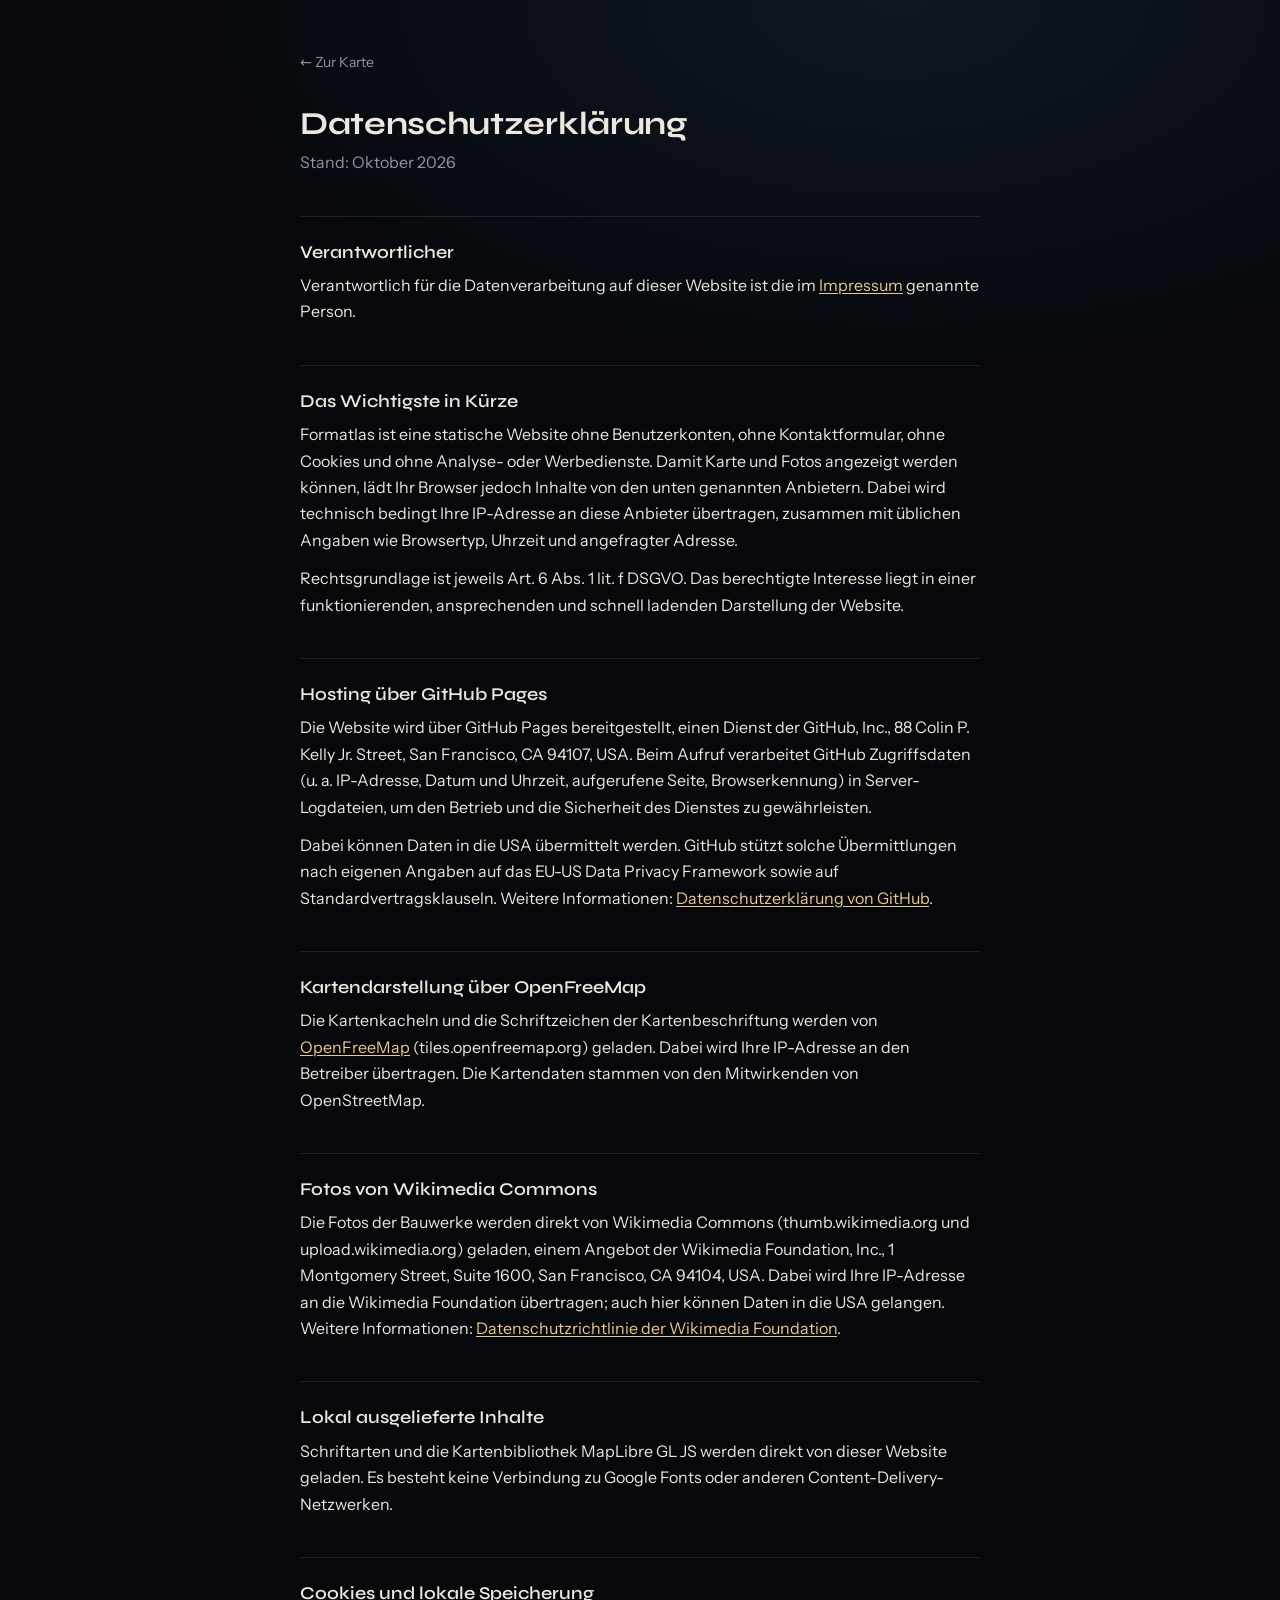
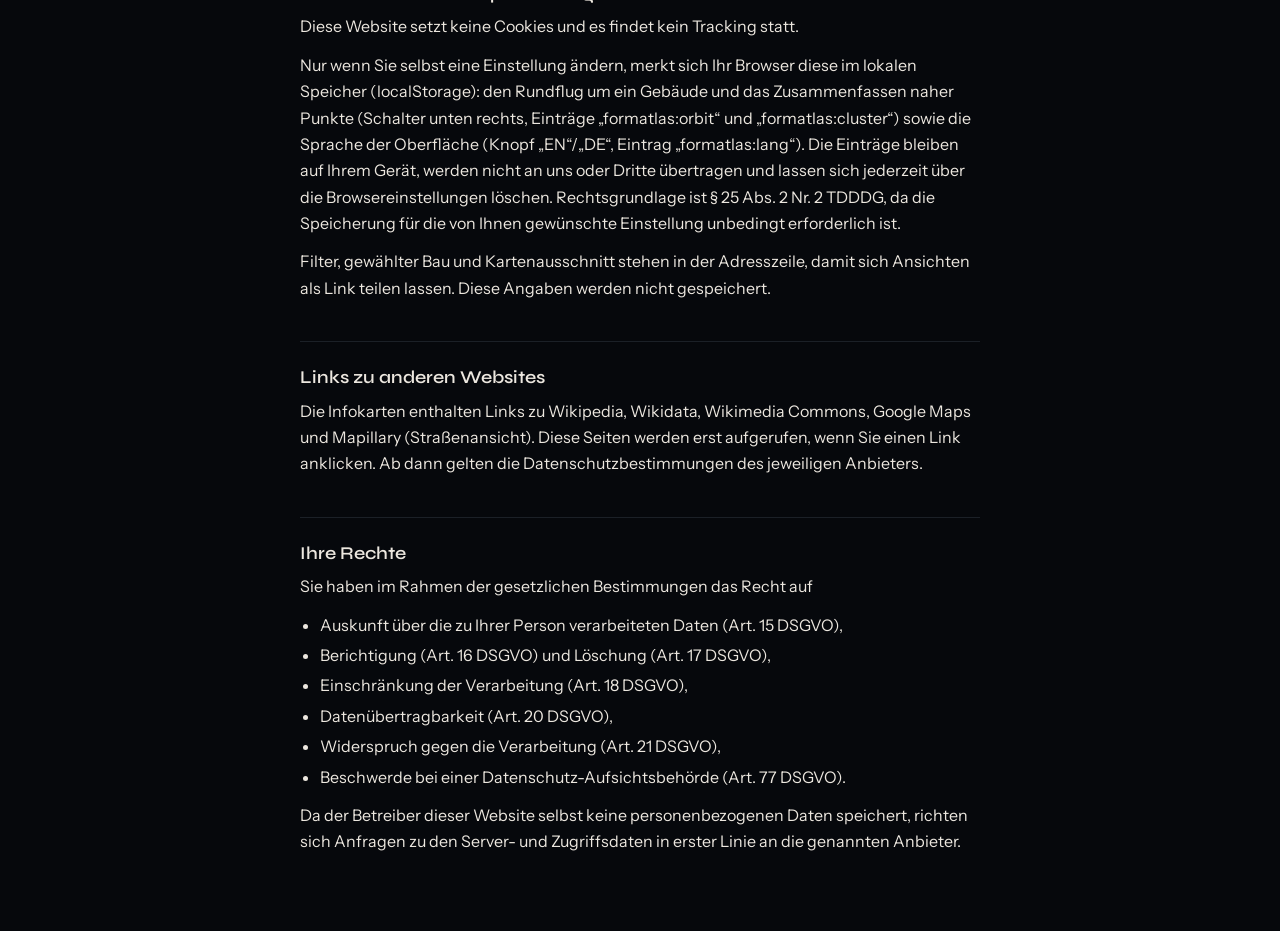
<file: datenschutz.html>
<!doctype html>
<html lang="de">
<head>
  <meta charset="utf-8">
  <meta name="viewport" content="width=device-width, initial-scale=1">
  <title>Datenschutz · Formatlas</title>
  <meta name="robots" content="noindex">
  <meta name="theme-color" content="#06080c">
  <link rel="icon" href="data:image/svg+xml,%3Csvg xmlns='http://www.w3.org/2000/svg' viewBox='0 0 32 32'%3E%3Crect width='32' height='32' rx='8' fill='%230d1119'/%3E%3Ccircle cx='16' cy='16' r='9' fill='%23e9c891' opacity='.25'/%3E%3Ccircle cx='16' cy='16' r='4.5' fill='%23e9c891'/%3E%3C/svg%3E">
  <link rel="stylesheet" href="assets/legal.css">
</head>
<body>
  <main>
    <a class="back" href="./">← Zur Karte</a>
    <h1>Datenschutzerklärung</h1>
    <p class="lead">Stand: Oktober 2026</p>

    <h2>Verantwortlicher</h2>
    <p>Verantwortlich für die Datenverarbeitung auf dieser Website ist die im <a href="impressum.html">Impressum</a> genannte Person.</p>

    <h2>Das Wichtigste in Kürze</h2>
    <p>Formatlas ist eine statische Website ohne Benutzerkonten, ohne Kontaktformular, ohne Cookies und ohne Analyse- oder Werbedienste. Damit Karte und Fotos angezeigt werden können, lädt Ihr Browser jedoch Inhalte von den unten genannten Anbietern. Dabei wird technisch bedingt Ihre IP-Adresse an diese Anbieter übertragen, zusammen mit üblichen Angaben wie Browsertyp, Uhrzeit und angefragter Adresse.</p>
    <p>Rechtsgrundlage ist jeweils Art. 6 Abs. 1 lit. f DSGVO. Das berechtigte Interesse liegt in einer funktionierenden, ansprechenden und schnell ladenden Darstellung der Website.</p>

    <h2>Hosting über GitHub Pages</h2>
    <p>Die Website wird über GitHub Pages bereitgestellt, einen Dienst der GitHub, Inc., 88 Colin P. Kelly Jr. Street, San Francisco, CA 94107, USA. Beim Aufruf verarbeitet GitHub Zugriffsdaten (u. a. IP-Adresse, Datum und Uhrzeit, aufgerufene Seite, Browserkennung) in Server-Logdateien, um den Betrieb und die Sicherheit des Dienstes zu gewährleisten.</p>
    <p>Dabei können Daten in die USA übermittelt werden. GitHub stützt solche Übermittlungen nach eigenen Angaben auf das EU-US Data Privacy Framework sowie auf Standardvertragsklauseln. Weitere Informationen: <a href="https://docs.github.com/de/site-policy/privacy-policies/github-general-privacy-statement" rel="noopener">Datenschutzerklärung von GitHub</a>.</p>

    <h2>Kartendarstellung über OpenFreeMap</h2>
    <p>Die Kartenkacheln und die Schriftzeichen der Kartenbeschriftung werden von <a href="https://openfreemap.org" rel="noopener">OpenFreeMap</a> (tiles.openfreemap.org) geladen. Dabei wird Ihre IP-Adresse an den Betreiber übertragen. Die Kartendaten stammen von den Mitwirkenden von OpenStreetMap.</p>

    <h2>Fotos von Wikimedia Commons</h2>
    <p>Die Fotos der Bauwerke werden direkt von Wikimedia Commons (thumb.wikimedia.org und upload.wikimedia.org) geladen, einem Angebot der Wikimedia Foundation, Inc., 1 Montgomery Street, Suite 1600, San Francisco, CA 94104, USA. Dabei wird Ihre IP-Adresse an die Wikimedia Foundation übertragen; auch hier können Daten in die USA gelangen. Weitere Informationen: <a href="https://foundation.wikimedia.org/wiki/Policy:Privacy_policy" rel="noopener">Datenschutzrichtlinie der Wikimedia Foundation</a>.</p>

    <h2>Lokal ausgelieferte Inhalte</h2>
    <p>Schriftarten und die Kartenbibliothek MapLibre GL JS werden direkt von dieser Website geladen. Es besteht keine Verbindung zu Google Fonts oder anderen Content-Delivery-Netzwerken.</p>

    <h2>Cookies und lokale Speicherung</h2>
    <p>Diese Website setzt keine Cookies und es findet kein Tracking statt.</p>
    <p>Nur wenn Sie selbst eine Einstellung ändern, merkt sich Ihr Browser diese im lokalen Speicher (localStorage): den Rundflug um ein Gebäude und das Zusammenfassen naher Punkte (Schalter unten rechts, Einträge „formatlas:orbit“ und „formatlas:cluster“) sowie die Sprache der Oberfläche (Knopf „EN“/„DE“, Eintrag „formatlas:lang“). Die Einträge bleiben auf Ihrem Gerät, werden nicht an uns oder Dritte übertragen und lassen sich jederzeit über die Browsereinstellungen löschen. Rechtsgrundlage ist § 25 Abs. 2 Nr. 2 TDDDG, da die Speicherung für die von Ihnen gewünschte Einstellung unbedingt erforderlich ist.</p>
    <p>Filter, gewählter Bau und Kartenausschnitt stehen in der Adresszeile, damit sich Ansichten als Link teilen lassen. Diese Angaben werden nicht gespeichert.</p>

    <h2>Links zu anderen Websites</h2>
    <p>Die Infokarten enthalten Links zu Wikipedia, Wikidata, Wikimedia Commons, Google Maps und Mapillary (Straßenansicht). Diese Seiten werden erst aufgerufen, wenn Sie einen Link anklicken. Ab dann gelten die Datenschutzbestimmungen des jeweiligen Anbieters.</p>

    <h2>Ihre Rechte</h2>
    <p>Sie haben im Rahmen der gesetzlichen Bestimmungen das Recht auf</p>
    <ul>
      <li>Auskunft über die zu Ihrer Person verarbeiteten Daten (Art. 15 DSGVO),</li>
      <li>Berichtigung (Art. 16 DSGVO) und Löschung (Art. 17 DSGVO),</li>
      <li>Einschränkung der Verarbeitung (Art. 18 DSGVO),</li>
      <li>Datenübertragbarkeit (Art. 20 DSGVO),</li>
      <li>Widerspruch gegen die Verarbeitung (Art. 21 DSGVO),</li>
      <li>Beschwerde bei einer Datenschutz-Aufsichtsbehörde (Art. 77 DSGVO).</li>
    </ul>
    <p>Da der Betreiber dieser Website selbst keine personenbezogenen Daten speichert, richten sich Anfragen zu den Server- und Zugriffsdaten in erster Linie an die genannten Anbieter.</p>
  </main>
</body>
</html>
</file>
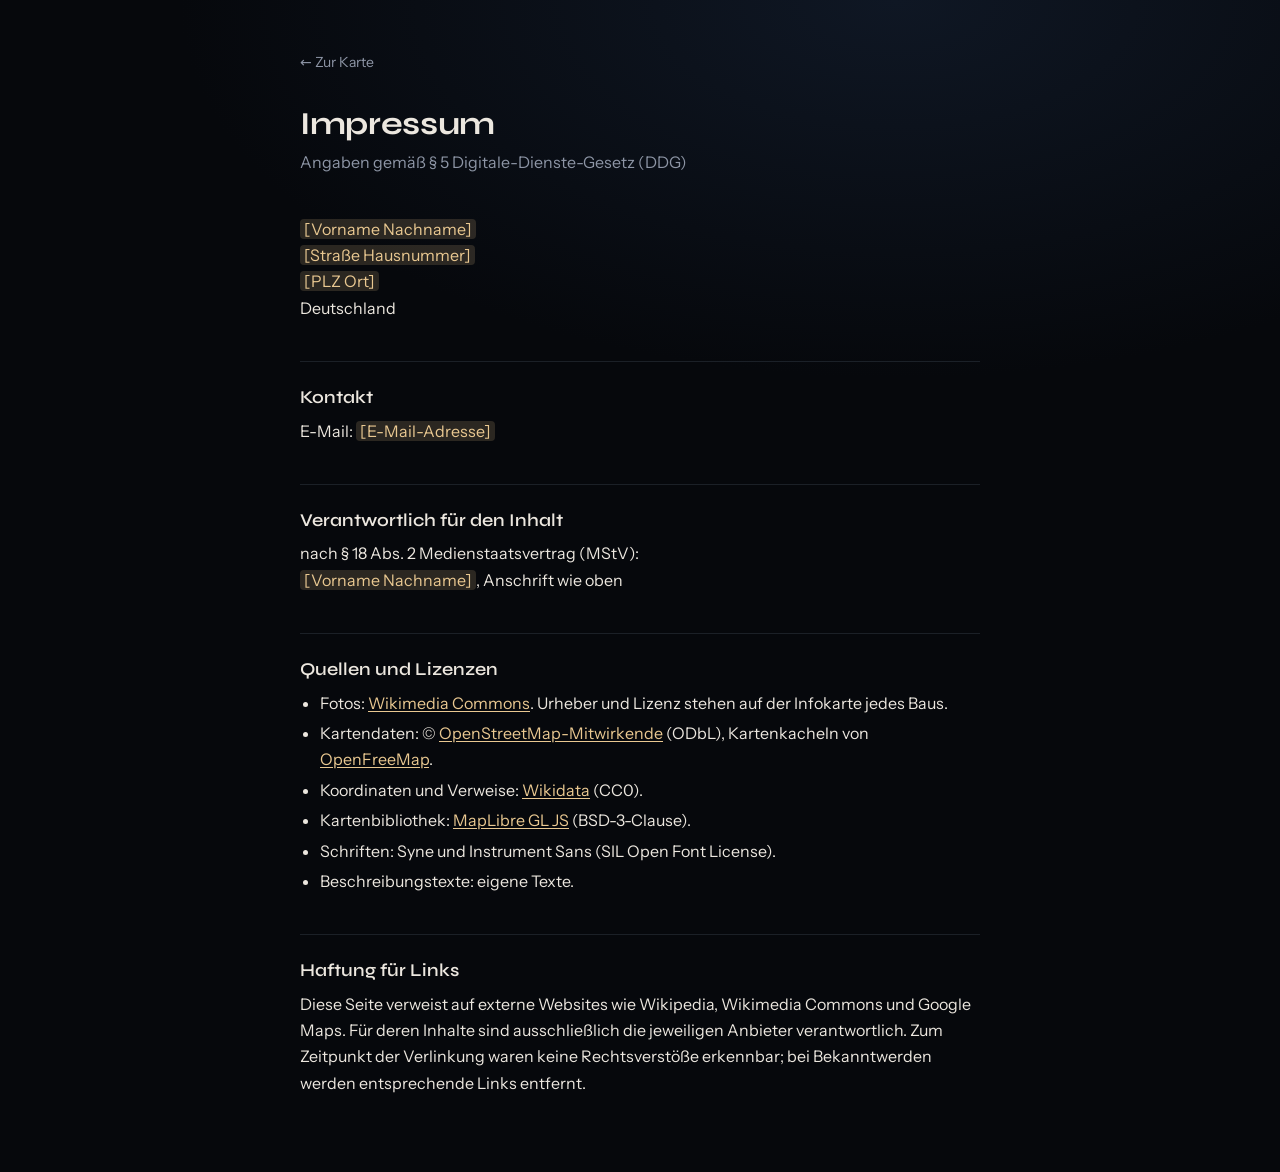
<file: impressum.html>
<!doctype html>
<html lang="de">
<head>
  <meta charset="utf-8">
  <meta name="viewport" content="width=device-width, initial-scale=1">
  <title>Impressum · Formatlas</title>
  <meta name="robots" content="noindex">
  <meta name="theme-color" content="#06080c">
  <link rel="icon" href="data:image/svg+xml,%3Csvg xmlns='http://www.w3.org/2000/svg' viewBox='0 0 32 32'%3E%3Crect width='32' height='32' rx='8' fill='%230d1119'/%3E%3Ccircle cx='16' cy='16' r='9' fill='%23e9c891' opacity='.25'/%3E%3Ccircle cx='16' cy='16' r='4.5' fill='%23e9c891'/%3E%3C/svg%3E">
  <link rel="stylesheet" href="assets/legal.css">
</head>
<body>
  <main>
    <a class="back" href="./">← Zur Karte</a>
    <h1>Impressum</h1>
    <p class="lead">Angaben gemäß § 5 Digitale-Dienste-Gesetz (DDG)</p>

    <!-- VORLAGE: Die markierten Platzhalter vor dem Livegang durch eigene Angaben ersetzen. -->
    <address>
      <span class="fill">[Vorname Nachname]</span><br>
      <span class="fill">[Straße Hausnummer]</span><br>
      <span class="fill">[PLZ Ort]</span><br>
      Deutschland
    </address>

    <h2>Kontakt</h2>
    <p>E-Mail: <span class="fill">[E-Mail-Adresse]</span></p>

    <h2>Verantwortlich für den Inhalt</h2>
    <p>nach § 18 Abs. 2 Medienstaatsvertrag (MStV):<br>
      <span class="fill">[Vorname Nachname]</span>, Anschrift wie oben</p>

    <h2>Quellen und Lizenzen</h2>
    <ul>
      <li>Fotos: <a href="https://commons.wikimedia.org" rel="noopener">Wikimedia Commons</a>. Urheber und Lizenz stehen auf der Infokarte jedes Baus.</li>
      <li>Kartendaten: © <a href="https://www.openstreetmap.org/copyright" rel="noopener">OpenStreetMap-Mitwirkende</a> (ODbL), Kartenkacheln von <a href="https://openfreemap.org" rel="noopener">OpenFreeMap</a>.</li>
      <li>Koordinaten und Verweise: <a href="https://www.wikidata.org" rel="noopener">Wikidata</a> (CC0).</li>
      <li>Kartenbibliothek: <a href="https://maplibre.org" rel="noopener">MapLibre GL JS</a> (BSD-3-Clause).</li>
      <li>Schriften: Syne und Instrument Sans (SIL Open Font License).</li>
      <li>Beschreibungstexte: eigene Texte.</li>
    </ul>

    <h2>Haftung für Links</h2>
    <p>Diese Seite verweist auf externe Websites wie Wikipedia, Wikimedia Commons und Google Maps. Für deren Inhalte sind ausschließlich die jeweiligen Anbieter verantwortlich. Zum Zeitpunkt der Verlinkung waren keine Rechtsverstöße erkennbar; bei Bekanntwerden werden entsprechende Links entfernt.</p>
  </main>
</body>
</html>
</file>
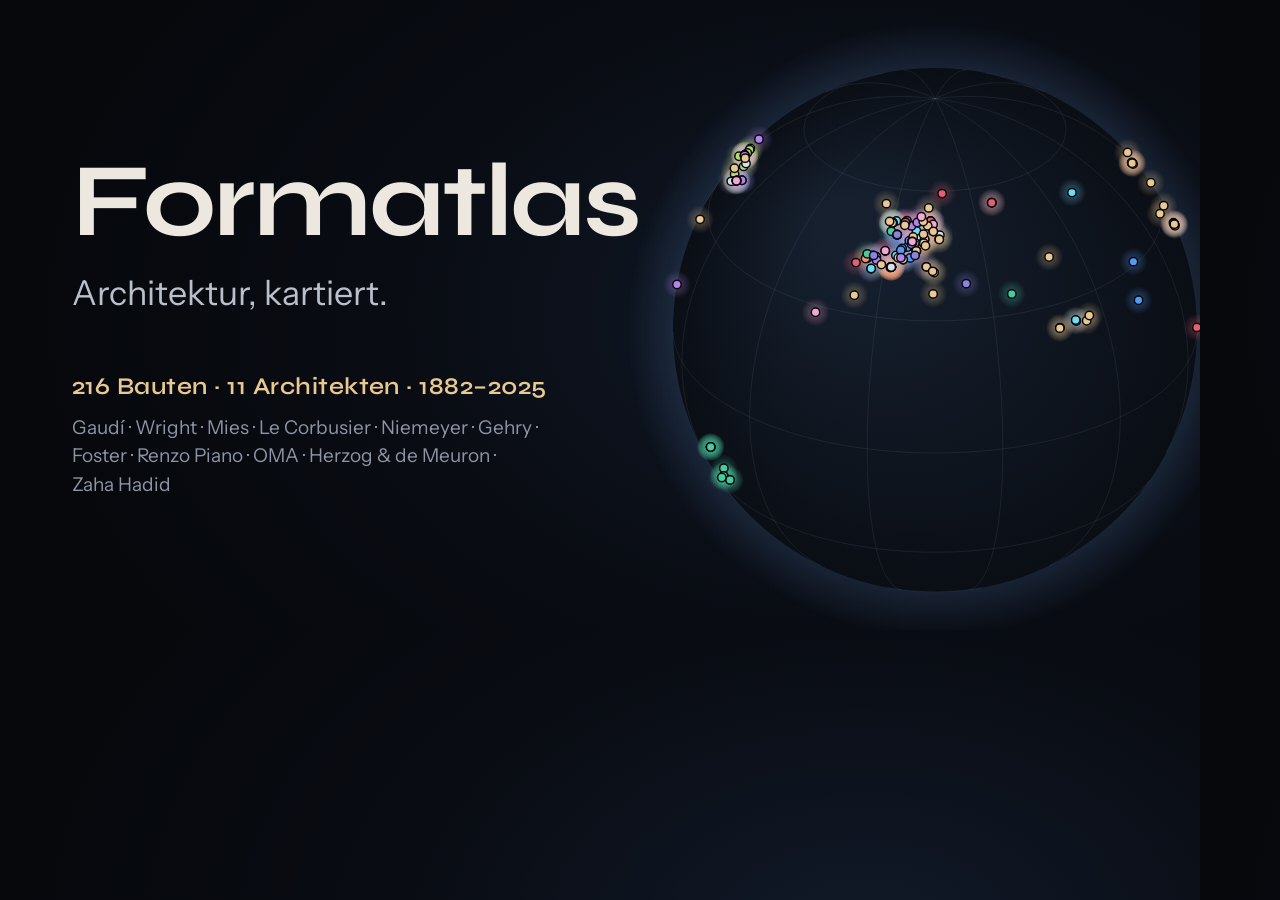
<file: tools/og-image.html>
<!doctype html>
<!--
  Vorlage für das Vorschaubild beim Teilen (assets/og-image.png, 1200 × 630).
  Zeichnet alle Bauten aus data/buildings.js als Punkte auf einen Globus.
  Neu erzeugen, z. B. mit Microsoft Edge:
  msedge --headless --hide-scrollbars --window-size=1200,630 --virtual-time-budget=4000 ^
         --screenshot=assets\og-image.png tools\og-image.html
-->
<html lang="de">
<head>
<meta charset="utf-8">
<style>
  @font-face { font-family: 'Syne'; font-weight: 500 700; src: url('../assets/fonts/syne-latin.woff2') format('woff2'); }
  @font-face { font-family: 'Instrument Sans'; font-weight: 400 600; src: url('../assets/fonts/instrument-sans-latin.woff2') format('woff2'); }
  html, body { margin: 0; width: 1200px; height: 630px; overflow: hidden; }
  body {
    position: relative;
    background: radial-gradient(70% 90% at 72% 50%, #111a29 0%, #090c13 55%, #06080c 100%);
    color: #ece7df;
    font-family: 'Instrument Sans', sans-serif;
  }
  canvas { position: absolute; top: 0; left: 0; }
  .text { position: absolute; left: 72px; top: 150px; width: 560px; }
  h1 { margin: 0; font: 700 104px/1 'Syne', sans-serif; letter-spacing: -0.02em; }
  .tag { margin: 18px 0 0; font-size: 34px; color: #b9bfcb; }
  .facts { margin: 56px 0 0; font: 600 24px/1.4 'Syne', sans-serif; color: #e9c891; letter-spacing: 0.02em; }
  .names { margin: 10px 0 0; font-size: 19px; line-height: 1.5; color: #8d95a5; max-width: 520px; }
</style>
</head>
<body>
<canvas id="c" width="1200" height="630"></canvas>
<div class="text">
  <h1>Formatlas</h1>
  <p class="tag">Architektur, kartiert.</p>
  <p class="facts" id="facts"></p>
  <p class="names" id="names"></p>
</div>
<script src="../data/buildings.js"></script>
<script>
  const { architects, buildings } = window.FORMATLAS_DATA;
  const color = Object.fromEntries(architects.map((a) => [a.id, a.color]));
  const years = buildings.map((b) => b.year);
  document.getElementById('facts').textContent =
    `${buildings.length} Bauten · ${architects.length} Architekten · ${Math.min(...years)}–${Math.max(...years)}`;
  // geschützte Leerzeichen: Umbruch nur nach dem Trennpunkt, nie innerhalb eines Namens
  document.getElementById('names').textContent = architects.map((a) => a.short.replace(/ /g, ' ')).join(' · ');

  // Orthografische Projektion, Zentrum über dem Mittelmeer
  const ctx = document.getElementById('c').getContext('2d');
  const cx = 935, cy = 330, R = 262, lon0 = 15 * Math.PI / 180, lat0 = 28 * Math.PI / 180;
  const project = (lon, lat) => {
    const l = lon * Math.PI / 180 - lon0, p = lat * Math.PI / 180;
    const cosc = Math.sin(lat0) * Math.sin(p) + Math.cos(lat0) * Math.cos(p) * Math.cos(l);
    if (cosc < 0) return null; // Rückseite
    return [cx + R * Math.cos(p) * Math.sin(l), cy - R * (Math.cos(lat0) * Math.sin(p) - Math.sin(lat0) * Math.cos(p) * Math.cos(l))];
  };

  // Atmosphäre und Kugel
  const halo = ctx.createRadialGradient(cx, cy, R * 0.9, cx, cy, R * 1.18);
  halo.addColorStop(0, 'rgba(110, 160, 230, 0.22)');
  halo.addColorStop(1, 'rgba(110, 160, 230, 0)');
  ctx.fillStyle = halo;
  ctx.beginPath(); ctx.arc(cx, cy, R * 1.18, 0, Math.PI * 2); ctx.fill();
  const sphere = ctx.createRadialGradient(cx - R * 0.35, cy - R * 0.4, R * 0.1, cx, cy, R);
  sphere.addColorStop(0, '#16202f');
  sphere.addColorStop(1, '#0a0e15');
  ctx.fillStyle = sphere;
  ctx.beginPath(); ctx.arc(cx, cy, R, 0, Math.PI * 2); ctx.fill();

  // Gradnetz
  ctx.strokeStyle = 'rgba(158, 176, 206, 0.10)';
  ctx.lineWidth = 1;
  const line = (pts) => {
    ctx.beginPath();
    let open = false;
    for (const p of pts) {
      if (!p) { open = false; continue; }
      if (open) ctx.lineTo(p[0], p[1]); else { ctx.moveTo(p[0], p[1]); open = true; }
    }
    ctx.stroke();
  };
  for (let lat = -60; lat <= 60; lat += 30) line(Array.from({ length: 181 }, (_, i) => project(-180 + i * 2, lat)));
  for (let lon = -180; lon < 180; lon += 30) line(Array.from({ length: 91 }, (_, i) => project(lon, -90 + i * 2)));

  // Bauten als leuchtende Punkte
  for (const b of buildings) {
    const p = project(b.lng, b.lat);
    if (!p) continue;
    const c = color[b.architect];
    const g = ctx.createRadialGradient(p[0], p[1], 0, p[0], p[1], 14);
    g.addColorStop(0, c + '66');
    g.addColorStop(1, c + '00');
    ctx.fillStyle = g;
    ctx.beginPath(); ctx.arc(p[0], p[1], 14, 0, Math.PI * 2); ctx.fill();
  }
  for (const b of buildings) {
    const p = project(b.lng, b.lat);
    if (!p) continue;
    ctx.fillStyle = color[b.architect];
    ctx.strokeStyle = '#06080c';
    ctx.lineWidth = 1.5;
    ctx.beginPath(); ctx.arc(p[0], p[1], 4.2, 0, Math.PI * 2); ctx.fill(); ctx.stroke();
  }
</script>
</body>
</html>
</file>
<file: assets/legal.css>
/* Textseiten (Impressum, Datenschutz): gleiche Farben und Schriften wie die Karte */
@font-face {
  font-family: 'Instrument Sans';
  font-weight: 400 600;
  font-display: swap;
  src: url('fonts/instrument-sans-latin.woff2') format('woff2');
  unicode-range: U+0000-00FF, U+0131, U+0152-0153, U+02BB-02BC, U+02C6, U+02DA, U+02DC, U+0304, U+0308, U+0329, U+2000-206F, U+20AC, U+2122, U+2191, U+2193, U+2212, U+2215, U+FEFF, U+FFFD;
}
@font-face {
  font-family: 'Instrument Sans';
  font-weight: 400 600;
  font-display: swap;
  src: url('fonts/instrument-sans-latin-ext.woff2') format('woff2');
  unicode-range: U+0100-02BA, U+02BD-02C5, U+02C7-02CC, U+02CE-02D7, U+02DD-02FF, U+1E00-1E9F, U+20A0-20AB, U+20AD-20C4, U+2C60-2C7F, U+A720-A7FF;
}
@font-face {
  font-family: 'Syne';
  font-weight: 500 700;
  font-display: swap;
  src: url('fonts/syne-latin.woff2') format('woff2');
  unicode-range: U+0000-00FF, U+0131, U+0152-0153, U+02BB-02BC, U+02C6, U+02DA, U+02DC, U+0304, U+0308, U+0329, U+2000-206F, U+20AC, U+2122, U+2191, U+2193, U+2212, U+2215, U+FEFF, U+FFFD;
}

:root {
  color-scheme: dark;
  --space: #06080c;
  --surface: #0f131b;
  --line: rgba(158, 176, 206, 0.14);
  --text: #ece7df;
  --muted: #8d95a5;
  --accent: #e9c891;
  --font-display: 'Syne', 'Segoe UI', system-ui, sans-serif;
  --font-ui: 'Instrument Sans', 'Segoe UI', system-ui, -apple-system, sans-serif;
}

* { box-sizing: border-box; }

body {
  margin: 0;
  padding: 48px 20px 64px;
  background: radial-gradient(80% 60% at 70% 0%, #0f1724 0%, var(--space) 70%) fixed, var(--space);
  color: var(--text);
  font: 400 1rem/1.65 var(--font-ui);
  -webkit-font-smoothing: antialiased;
}

main { max-width: 680px; margin: 0 auto; }

.back {
  display: inline-block;
  margin-bottom: 32px;
  color: var(--muted);
  font-size: 0.875rem;
  text-decoration: none;
}
.back:hover { color: var(--text); }

h1 {
  margin: 0 0 8px;
  font: 700 2rem/1.1 var(--font-display);
  letter-spacing: -0.01em;
}
.lead { margin: 0 0 40px; color: var(--muted); }

h2 {
  margin: 40px 0 8px;
  padding-top: 24px;
  border-top: 1px solid var(--line);
  font: 600 1.125rem/1.3 var(--font-display);
}

p, ul { margin: 0 0 12px; }
ul { padding-left: 20px; }
li { margin-bottom: 4px; }
a { color: var(--accent); text-underline-offset: 2px; }
address { font-style: normal; }

/* Platzhalter, die vor dem Livegang ersetzt werden müssen */
.fill {
  padding: 0 4px;
  border-radius: 4px;
  background: rgba(233, 200, 145, 0.16);
  color: var(--accent);
}

:focus-visible { outline: 2px solid var(--accent); outline-offset: 2px; }
</file>
